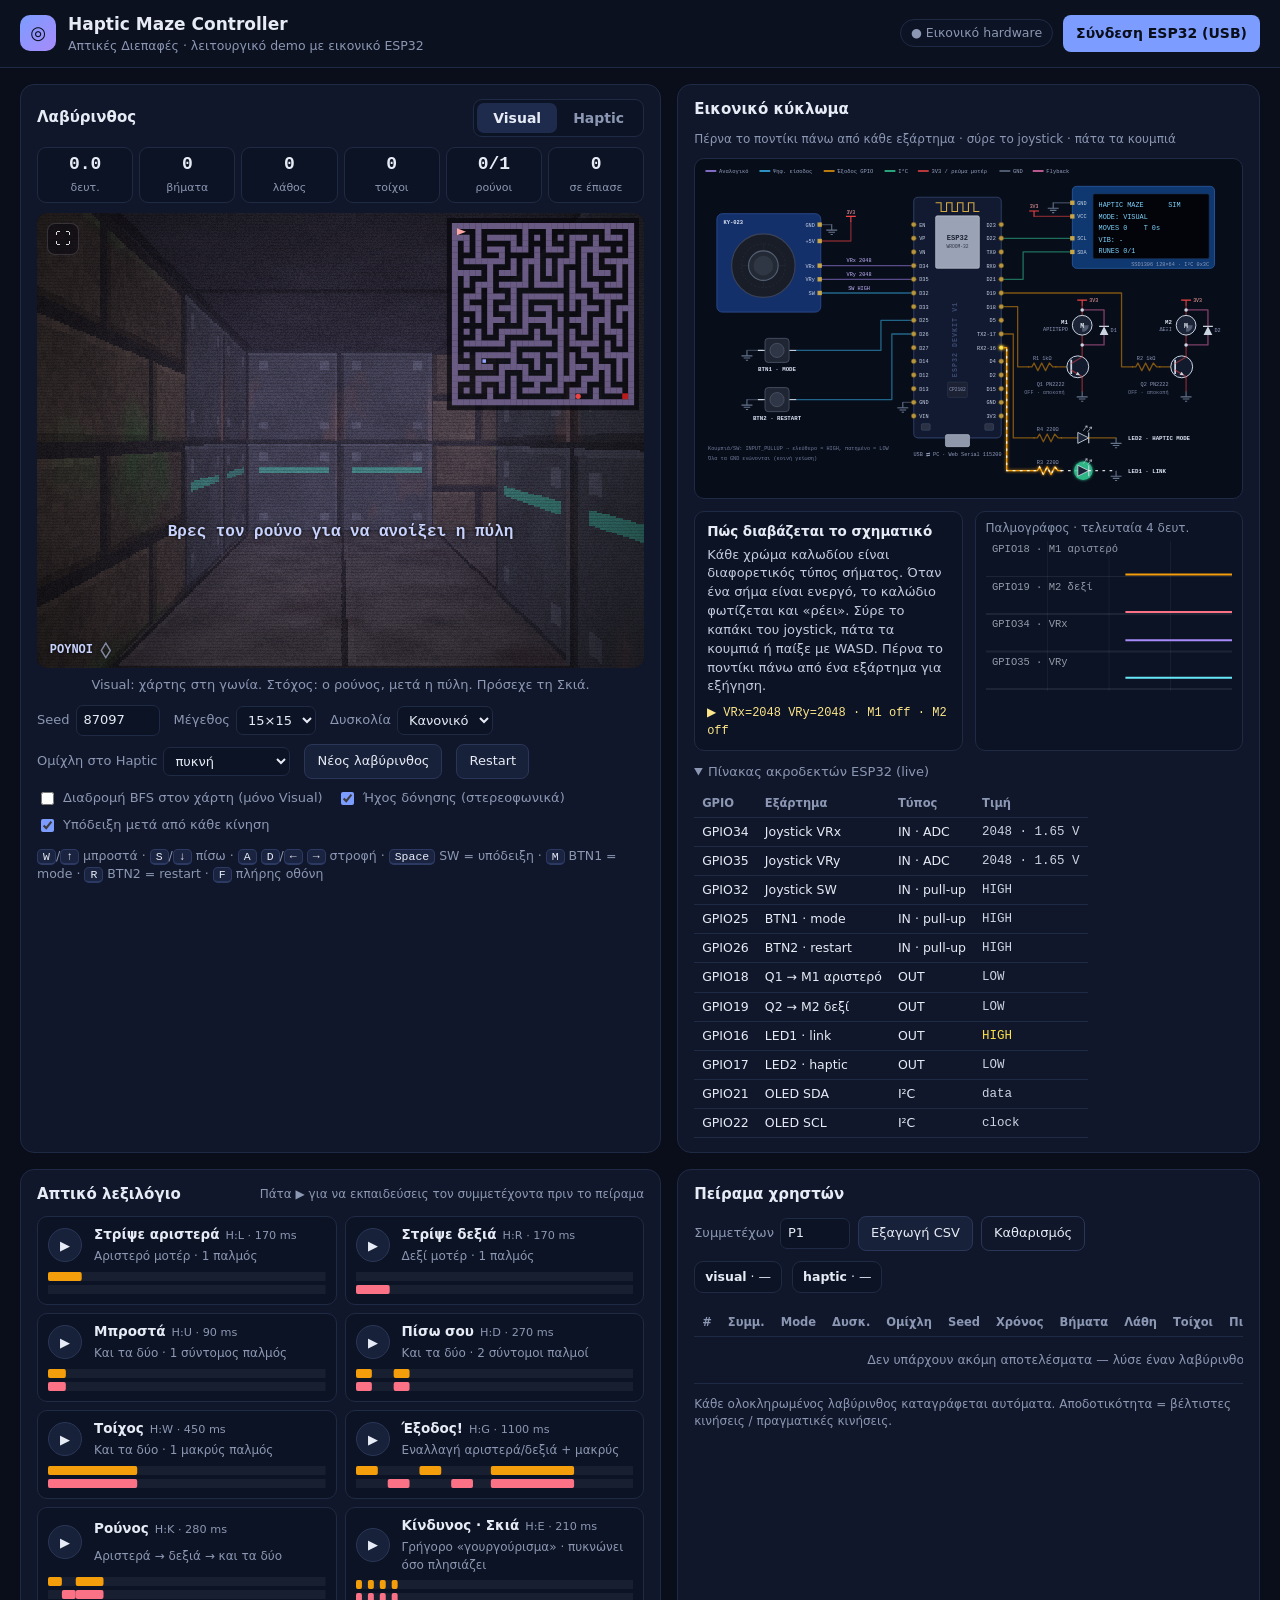
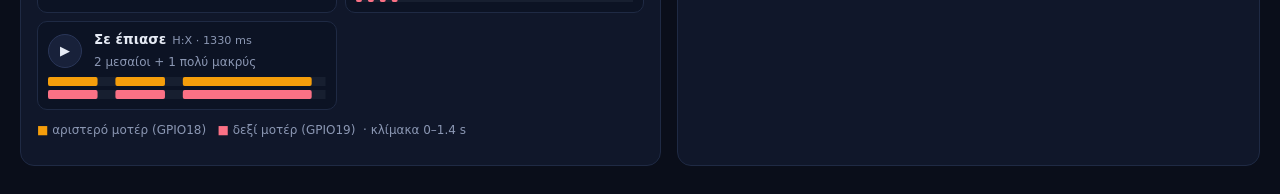
<file: index.html>
<!doctype html>
<html lang="el">
<head>
  <meta charset="utf-8">
  <meta name="viewport" content="width=device-width, initial-scale=1">
  <title>Haptic Maze Controller</title>
  <link rel="stylesheet" href="style.css">
</head>
<body>
  <header class="topbar">
    <div class="brand">
      <div class="logo">◎</div>
      <div>
        <h1>Haptic Maze Controller</h1>
        <p>Απτικές Διεπαφές · λειτουργικό demo με εικονικό ESP32</p>
      </div>
    </div>
    <div class="top-actions">
      <span id="link-pill" class="pill">● Εικονικό hardware</span>
      <button id="btn-connect" class="btn primary">Σύνδεση ESP32 (USB)</button>
    </div>
  </header>

  <main class="layout">
    <section class="card game">
      <div class="card-head">
        <h2>Λαβύρινθος</h2>
        <div class="seg" id="mode-seg">
          <button data-mode="visual" class="active">Visual</button>
          <button data-mode="haptic">Haptic</button>
        </div>
      </div>
      <div class="stats">
        <div><span id="st-time">0.0</span><label>δευτ.</label></div>
        <div><span id="st-moves">0</span><label>βήματα</label></div>
        <div><span id="st-wrong">0</span><label>λάθος</label></div>
        <div><span id="st-coll">0</span><label>τοίχοι</label></div>
        <div><span id="st-runes">0</span><label>ρούνοι</label></div>
        <div><span id="st-caught">0</span><label>σε έπιασε</label></div>
      </div>
      <div class="canvas-wrap" id="view">
        <canvas id="maze"></canvas>
        <div id="banner" class="banner" hidden></div>
        <button id="btn-full" class="full-btn" title="Πλήρης οθόνη (F)">⛶</button>
      </div>
      <p id="status" class="status"></p>
      <div class="controls">
        <label>Seed <input id="seed" type="number" min="1" max="99999"></label>
        <label>Μέγεθος
          <select id="size"><option value="10">10×10</option><option value="15" selected>15×15</option></select>
        </label>
        <label>Δυσκολία
          <select id="diff"><option value="easy">Εύκολο</option><option value="normal" selected>Κανονικό</option><option value="hard">Δύσκολο</option></select>
        </label>
        <label>Ομίχλη στο Haptic
          <select id="vis"><option value="0">σχεδόν τυφλά</option><option value="1" selected>πυκνή</option><option value="2">μέτρια</option></select>
        </label>
        <button id="btn-new" class="btn">Νέος λαβύρινθος</button>
        <button id="btn-restart" class="btn">Restart</button>
      </div>
      <div class="controls toggles">
        <label class="chk"><input id="opt-bfs" type="checkbox"> Διαδρομή BFS στον χάρτη (μόνο Visual)</label>
        <label class="chk"><input id="opt-sound" type="checkbox" checked> Ήχος δόνησης (στερεοφωνικά)</label>
        <label class="chk"><input id="opt-hints" type="checkbox" checked> Υπόδειξη μετά από κάθε κίνηση</label>
      </div>
      <p class="keys"><kbd>W</kbd>/<kbd>↑</kbd> μπροστά · <kbd>S</kbd>/<kbd>↓</kbd> πίσω · <kbd>A</kbd> <kbd>D</kbd>/<kbd>←</kbd> <kbd>→</kbd> στροφή · <kbd>Space</kbd> SW = υπόδειξη · <kbd>M</kbd> BTN1 = mode · <kbd>R</kbd> BTN2 = restart · <kbd>F</kbd> πλήρης οθόνη</p>
    </section>

    <section class="card hw">
      <div class="card-head">
        <h2>Εικονικό κύκλωμα</h2>
        <span class="sub">Πέρνα το ποντίκι πάνω από κάθε εξάρτημα · σύρε το joystick · πάτα τα κουμπιά</span>
      </div>
      <div id="circuit" class="circuit"></div>
      <div id="calib" class="calib" hidden>
        <strong>Βαθμονόμηση πραγματικού joystick:</strong>
        <label class="chk"><input id="cal-invx" type="checkbox"> αντιστροφή X</label>
        <label class="chk"><input id="cal-invy" type="checkbox"> αντιστροφή Y</label>
        <label class="chk"><input id="cal-swap" type="checkbox"> εναλλαγή X↔Y</label>
      </div>
      <div class="hw-grid">
        <div class="info" id="info"></div>
        <div class="scope">
          <div class="mini-head">Παλμογράφος · τελευταία 4 δευτ.</div>
          <canvas id="scope"></canvas>
        </div>
      </div>
      <details class="pins" open>
        <summary>Πίνακας ακροδεκτών ESP32 (live)</summary>
        <table id="pin-table"></table>
      </details>
    </section>

    <section class="card patterns">
      <div class="card-head">
        <h2>Απτικό λεξιλόγιο</h2>
        <span class="sub">Πάτα ▶ για να εκπαιδεύσεις τον συμμετέχοντα πριν το πείραμα</span>
      </div>
      <div id="pattern-list" class="pattern-list"></div>
    </section>

    <section class="card log">
      <div class="card-head">
        <h2>Πείραμα χρηστών</h2>
        <div class="log-actions">
          <label>Συμμετέχων <input id="participant" type="text" value="P1" maxlength="12"></label>
          <button id="btn-export" class="btn">Εξαγωγή CSV</button>
          <button id="btn-clear" class="btn ghost">Καθαρισμός</button>
        </div>
      </div>
      <div id="log-summary" class="log-summary"></div>
      <div class="table-wrap">
        <table id="log-table">
          <thead>
            <tr><th>#</th><th>Συμμ.</th><th>Mode</th><th>Δυσκ.</th><th>Ομίχλη</th><th>Seed</th><th>Χρόνος</th><th>Βήματα</th><th>Λάθη</th><th>Τοίχοι</th><th>Πιάστηκε</th><th>Υποδ.</th><th>Αποδοτ.</th></tr>
          </thead>
          <tbody></tbody>
        </table>
      </div>
      <p class="sub">Κάθε ολοκληρωμένος λαβύρινθος καταγράφεται αυτόματα. Αποδοτικότητα = βέλτιστες κινήσεις / πραγματικές κινήσεις.</p>
    </section>
  </main>

  <script src="js/maze.js"></script>
  <script src="js/navigation.js"></script>
  <script src="js/haptics.js"></script>
  <script src="js/serial.js"></script>
  <script src="js/scope.js"></script>
  <script src="js/circuit.js"></script>
  <script src="js/raycaster.js"></script>
  <script src="js/game.js"></script>
  <script src="js/main.js"></script>
</body>
</html>
</file>
<file: style.css>
:root {
  --bg: #0a0e1a;
  --panel: #10172a;
  --panel2: #0c1324;
  --line: #1f2a44;
  --text: #e6ebf5;
  --muted: #8b97b3;
  --accent: #7c9cff;
  --ok: #34d399;
  --bad: #f87171;
  --analog: #a78bfa;
  --din: #38bdf8;
  --out: #f59e0b;
  --i2c: #34d399;
  --pwr: #ef4444;
  --gnd: #64748b;
  --fly: #f472b6;
}

* { box-sizing: border-box; }
html, body { margin: 0; }
body {
  background: var(--bg);
  color: var(--text);
  font: 14px/1.45 system-ui, -apple-system, "Segoe UI", Roboto, sans-serif;
}

.topbar {
  display: flex; justify-content: space-between; align-items: center; gap: 12px; flex-wrap: wrap;
  padding: 12px 20px; border-bottom: 1px solid var(--line); background: #0c1120;
  position: sticky; top: 0; z-index: 5;
}
.brand { display: flex; gap: 12px; align-items: center; }
.logo {
  width: 36px; height: 36px; border-radius: 10px; display: grid; place-items: center;
  background: linear-gradient(135deg, #7c9cff, #a78bfa); color: #0a0e1a; font-weight: 800; font-size: 18px;
}
h1 { font-size: 17px; margin: 0; }
.brand p { margin: 0; color: var(--muted); font-size: 12.5px; }
.top-actions { display: flex; gap: 10px; align-items: center; flex-wrap: wrap; }
.pill {
  font-size: 12.5px; padding: 4px 10px; border-radius: 999px; border: 1px solid var(--line);
  color: var(--muted); background: var(--panel2);
}
.pill.live { color: var(--ok); border-color: rgba(52, 211, 153, .4); }

.btn {
  background: #18213a; border: 1px solid #2a3658; color: var(--text);
  padding: 7px 12px; border-radius: 8px; cursor: pointer; font: inherit;
}
.btn:hover { border-color: #4558a0; }
.btn.primary { background: var(--accent); color: #0a0e1a; border-color: transparent; font-weight: 600; }
.btn.primary:hover { background: #95b0ff; }
.btn.ghost { background: transparent; }
.btn:disabled { opacity: .5; cursor: not-allowed; }

.layout {
  display: grid; grid-template-columns: minmax(0, 1.1fr) minmax(0, 1fr); gap: 16px;
  padding: 16px 20px 28px; max-width: 1750px; margin: 0 auto;
}
@media (max-width: 1150px) { .layout { grid-template-columns: minmax(0, 1fr); } }
@media (max-width: 520px) { .layout { padding: 12px 16px; } .topbar { padding: 10px 16px; } }

.card { background: var(--panel); border: 1px solid var(--line); border-radius: 14px; padding: 14px 16px; min-width: 0; }
.card-head { display: flex; justify-content: space-between; align-items: center; gap: 10px; margin-bottom: 10px; flex-wrap: wrap; }
h2 { font-size: 15px; margin: 0; }
.sub { color: var(--muted); font-size: 12px; }

.seg { display: inline-flex; background: var(--panel2); border: 1px solid var(--line); border-radius: 9px; padding: 3px; }
.seg button {
  background: none; border: 0; color: var(--muted); padding: 5px 16px; border-radius: 7px;
  cursor: pointer; font: inherit; font-weight: 600;
}
.seg button.active { background: #1f2b4d; color: var(--text); }
.seg button[data-mode="haptic"].active { background: #3b2a5c; color: #ecdfff; }

.stats { display: grid; grid-template-columns: repeat(6, 1fr); gap: 6px; margin-bottom: 10px; }
.stats div { background: var(--panel2); border: 1px solid var(--line); border-radius: 9px; padding: 6px 4px; text-align: center; }
.stats span { display: block; font: 600 18px/1.2 ui-monospace, Consolas, monospace; font-variant-numeric: tabular-nums; }
.stats label { font-size: 11px; color: var(--muted); }
@media (max-width: 520px) { .stats { grid-template-columns: repeat(3, 1fr); } }

.canvas-wrap { position: relative; max-width: 860px; margin: 0 auto; }
#maze { width: 100%; aspect-ratio: 4 / 3; display: block; border-radius: 10px; background: #0d0a14; }
.full-btn {
  position: absolute; left: 10px; top: 10px; width: 32px; height: 32px; border-radius: 8px;
  border: 1px solid rgba(255, 255, 255, .15); background: rgba(10, 8, 18, .55); color: #ddd;
  cursor: pointer; font-size: 16px; line-height: 1;
}
.full-btn:hover { background: rgba(40, 30, 60, .8); }
.canvas-wrap:fullscreen { max-width: none; display: grid; place-items: center; background: #000; }
.canvas-wrap:fullscreen #maze { width: min(100vw, 133.33vh); border-radius: 0; }
.banner {
  position: absolute; inset: 0; display: grid; place-content: center; text-align: center; gap: 6px;
  background: rgba(7, 11, 21, .72); border-radius: 10px; backdrop-filter: blur(2px);
}
.banner[hidden] { display: none; }
.banner strong { font-size: 26px; color: var(--ok); }
.banner span { color: #cbd5e1; }
.status { text-align: center; color: var(--muted); font-size: 13px; min-height: 19px; margin: 8px 0 0; }

.controls { display: flex; flex-wrap: wrap; gap: 8px 14px; align-items: center; margin-top: 10px; font-size: 13px; color: var(--muted); }
.controls label { display: inline-flex; gap: 6px; align-items: center; }
input, select {
  background: var(--panel2); color: var(--text); border: 1px solid var(--line);
  border-radius: 7px; padding: 5px 7px; font: inherit;
}
#seed { width: 84px; }
#participant { width: 70px; }
.chk { display: inline-flex; gap: 6px; align-items: center; cursor: pointer; }
.chk input { accent-color: var(--accent); }
.keys { color: var(--muted); font-size: 12.5px; margin: 12px 0 0; }
kbd {
  background: #1a2340; border: 1px solid #2c3a63; border-bottom-width: 2px; border-radius: 5px;
  padding: 0 5px; font: 11.5px ui-monospace, Consolas, monospace; color: var(--text);
}

/* ---------- circuit ---------- */
.circuit { background: #080d1a; border: 1px solid var(--line); border-radius: 10px; overflow: hidden; }
.circuit-svg { display: block; width: 100%; height: auto; touch-action: none; user-select: none; }
.circuit-svg text { font-family: ui-monospace, Consolas, monospace; fill: #94a0bd; font-size: 10px; }

.wire { fill: none; stroke-width: 2.4; stroke-linecap: round; stroke-linejoin: round; opacity: .5; transition: opacity .12s; }
.wire.on, .wire.legend { opacity: 1; }
.wire.on { filter: url(#glow); }
.flow { fill: none; stroke: #fff; stroke-width: 2.4; stroke-linecap: round; stroke-dasharray: 3 10; opacity: 0; pointer-events: none; }
.flow.on { opacity: .85; animation: flow .5s linear infinite; }
@keyframes flow { to { stroke-dashoffset: -13; } }
.t-analog { stroke: var(--analog); }
.t-din { stroke: var(--din); }
.t-out { stroke: var(--out); }
.t-i2c { stroke: var(--i2c); }
.t-pwr { stroke: var(--pwr); }
.t-gnd { stroke: var(--gnd); }
.t-fly { stroke: var(--fly); }

.sym-gnd line { stroke: var(--gnd); stroke-width: 2; }
.sym-vcc line { stroke: var(--pwr); stroke-width: 2; }
.circuit-svg .sym-vcc text { fill: #fca5a5; font-size: 9px; }
.junction { fill: #cbd5e1; }
.part-line { stroke: #cbd5e1; stroke-width: 2; fill: none; }
.part-line.thick { stroke-width: 3.2; }
.part-line.thin { stroke-width: 1.2; }
.part { fill: #121a2e; stroke: #cbd5e1; stroke-width: 1.8; }
.arrow, .diode { fill: #cbd5e1; }
.circuit-svg .val { fill: #8e9abb; font-size: 9.5px; }
.circuit-svg .lbl-strong { fill: #dbe3f3; font-size: 10.5px; font-weight: 600; }
.circuit-svg .note { fill: #6f7b99; font-size: 9.5px; }
.circuit-svg .adc { fill: #c4b5fd; font-size: 9.5px; }
.circuit-svg .q-state { font-size: 9.5px; fill: #6f7b99; }
.circuit-svg .q-state.on { fill: #fbbf24; }
.circuit-svg .amp { fill: #fbbf24; }

.module { fill: #14306a; stroke: #2d4f99; stroke-width: 1.5; }
.circuit-svg .mod-title { fill: #dbe3f3; font-weight: 700; }
.hdr { fill: #c7a54a; }
.joy-base { fill: #191d27; stroke: #3a4256; stroke-width: 2; }
.joy-ring { fill: none; stroke: #2c3448; stroke-dasharray: 3 4; }
.joy-cross { stroke: #262d3d; }
.knob-outer { fill: #242a35; stroke: #556075; stroke-width: 2; }
.knob-inner { fill: #2f3644; }
#joy-knob .knob-outer, #joy-knob .knob-inner { transition: fill .1s; }
#joy-knob.sw .knob-outer { fill: #38bdf8; }
#joy { cursor: grab; }
#joy.grabbing { cursor: grabbing; }

.pcb { fill: #111a30; stroke: #2a3a60; stroke-width: 2; }
.shield { fill: #9aa3b5; stroke: #d3d9e6; }
.circuit-svg .chip-lbl { fill: #1b2232; font-weight: 700; font-size: 13px; }
.circuit-svg .chip-sub { fill: #2d3546; font-size: 8.5px; }
.circuit-svg .chip-sub.light { fill: #8e9abb; }
.circuit-svg .board-lbl { fill: #3d4b70; font-size: 12px; font-weight: 700; letter-spacing: 2px; }
.ic { fill: #1c2233; stroke: #2f3a55; }
.tact { fill: #2a3145; stroke: #44506d; }
.antenna { fill: none; stroke: #d4a843; stroke-width: 2; }
.pin { fill: #b8963f; stroke: #5b4a1f; }
.pin.act { fill: #fde047; filter: url(#glow); }
.circuit-svg .pin-lbl { fill: #c9d2e6; font-size: 9.5px; }
.usb { fill: #8f98ab; stroke: #c1c8d6; }
.usb.on { fill: #34d399; filter: url(#glow); }

.oled-pcb { fill: #0e386f; stroke: #2a5ba3; stroke-width: 1.5; }
.oled-screen { fill: #02040a; stroke: #1d2a44; }
.circuit-svg .oled-text { fill: #7dd3fc; font-size: 12.5px; white-space: pre; }

.pushbtn { cursor: pointer; }
.btn-body { fill: #1f2533; stroke: #4b5568; stroke-width: 1.5; }
.btn-cap { fill: #2f3747; stroke: #5b6578; transition: fill .08s; }
.pushbtn:hover .btn-cap { fill: #3a4458; }
.pushbtn.pressed .btn-cap { fill: #38bdf8; }

.motor-body { fill: #1b2336; }
.motor.on .motor-body { fill: #3b2a10; stroke: #fbbf24; }
.rotor { fill: #94a3b8; opacity: .45; transform-box: view-box; }
.circuit-svg .motor-m { fill: #e2e8f0; font-size: 12px; font-weight: 700; text-anchor: middle; }
.motor.on .motor-shake { animation: shake .07s linear infinite; }
.motor.on .rotor { animation: spin .12s linear infinite; opacity: .7; }
@keyframes shake {
  0% { transform: translate(0, 0); }
  25% { transform: translate(1.6px, -1px); }
  50% { transform: translate(-1px, 1.6px); }
  75% { transform: translate(1px, 1px); }
}
@keyframes spin { to { transform: rotate(360deg); } }

.led-body { fill: #1a2236; stroke: #cbd5e1; stroke-width: 1.6; }
.led-glow { opacity: 0; transition: opacity .1s; filter: url(#glow); }
.on > .led-glow { opacity: .85; }

.calib {
  display: flex; flex-wrap: wrap; gap: 6px 14px; align-items: center; font-size: 12.5px; color: var(--muted);
  margin-top: 10px; padding: 8px 10px; border: 1px dashed var(--line); border-radius: 8px;
}
.calib[hidden] { display: none; }
.calib strong { color: var(--text); font-weight: 600; }

.hw-grid { display: grid; grid-template-columns: minmax(0, 1fr) minmax(0, 1fr); gap: 12px; margin-top: 12px; }
@media (max-width: 720px) { .hw-grid { grid-template-columns: minmax(0, 1fr); } }
.info { background: var(--panel2); border: 1px solid var(--line); border-radius: 10px; padding: 10px 12px; font-size: 13px; min-height: 160px; }
.info h3 { margin: 0 0 4px; font-size: 13.5px; }
.info p { margin: 0 0 8px; color: #c3cbe0; }
.info .live { color: #fde68a; font: 12px/1.5 ui-monospace, Consolas, monospace; }
.scope { background: var(--panel2); border: 1px solid var(--line); border-radius: 10px; padding: 8px 10px; }
.mini-head { font-size: 12px; color: var(--muted); margin-bottom: 4px; }
#scope { width: 100%; height: 150px; display: block; }

.pins { margin-top: 12px; }
.pins summary { cursor: pointer; color: var(--muted); font-size: 13px; }
table { width: 100%; border-collapse: collapse; font-size: 12.5px; margin-top: 8px; }
th, td { text-align: left; padding: 5px 8px; border-bottom: 1px solid var(--line); white-space: nowrap; }
th { color: var(--muted); font-weight: 600; font-size: 11.5px; }
td.pv { font-family: ui-monospace, Consolas, monospace; color: #cbd5e1; }
td.pv.hot { color: #fde047; }
.pins table { display: block; overflow-x: auto; }

.pattern-list { display: grid; grid-template-columns: repeat(auto-fill, minmax(260px, 1fr)); gap: 8px; }
.pattern {
  display: grid; grid-template-columns: auto 1fr; gap: 4px 12px; align-items: center;
  background: var(--panel2); border: 1px solid var(--line); border-radius: 10px; padding: 8px 10px; transition: border-color .15s, background .15s;
}
.pattern.flash { border-color: #fbbf24; background: #1a1708; }
.pattern .play {
  grid-row: span 2; width: 34px; height: 34px; border-radius: 50%; border: 1px solid #2a3658;
  background: #18213a; color: var(--text); cursor: pointer; font-size: 13px;
}
.pattern .play:hover { border-color: var(--accent); }
.pattern .name { font-weight: 600; font-size: 13.5px; }
.pattern .name small { color: var(--muted); font-weight: 400; margin-left: 6px; }
.pattern .desc { color: var(--muted); font-size: 12px; }
.pattern svg { grid-column: 1 / -1; width: 100%; height: 26px; }

.log-actions { display: flex; gap: 8px; align-items: center; flex-wrap: wrap; font-size: 13px; color: var(--muted); }
.log-actions label { display: inline-flex; gap: 6px; align-items: center; }
.log-summary { display: flex; gap: 10px; flex-wrap: wrap; margin-bottom: 8px; }
.log-summary .box { background: var(--panel2); border: 1px solid var(--line); border-radius: 9px; padding: 6px 10px; font-size: 12.5px; }
.log-summary .box b { font-weight: 600; }
.table-wrap { overflow-x: auto; }
#log-table td { font-variant-numeric: tabular-nums; }
.tag { font-size: 11px; padding: 1px 7px; border-radius: 999px; background: #1f2b4d; }
.tag.haptic { background: #3b2a5c; }
.empty { color: var(--muted); text-align: center; padding: 14px; }

@media (prefers-reduced-motion: reduce) {
  .flow.on, .motor.on .motor-shake, .motor.on .rotor { animation: none; }
}
</file>
